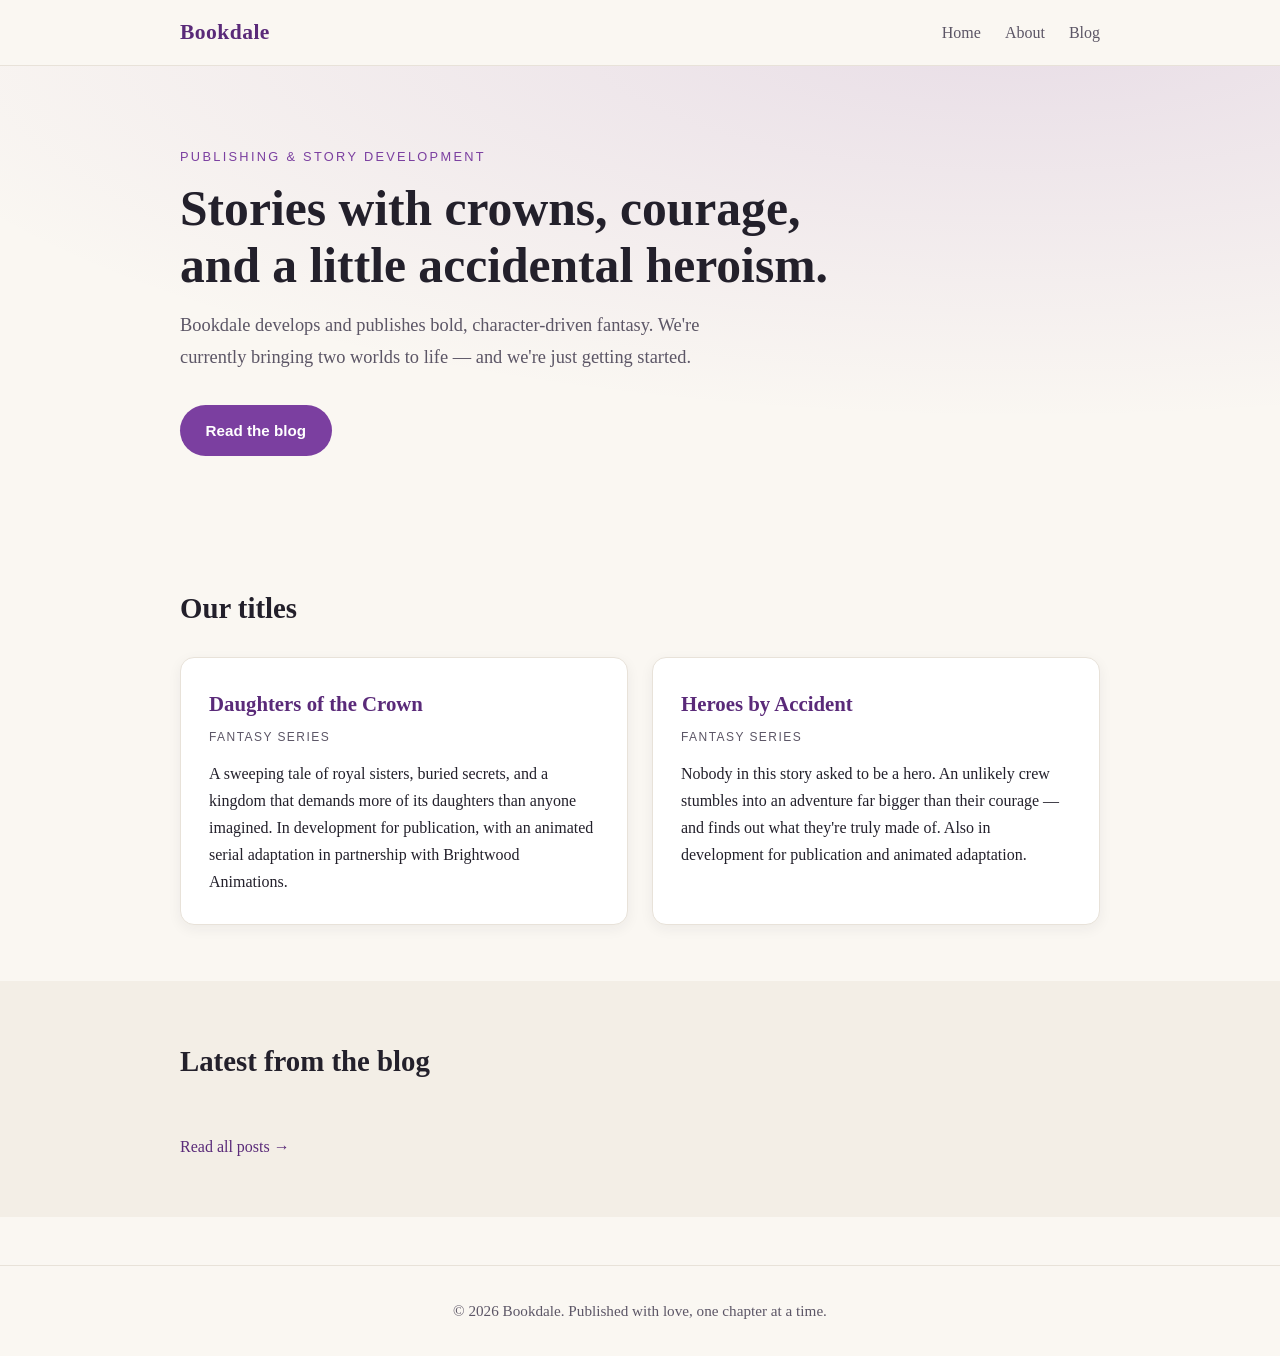
<file: index.html>
<!DOCTYPE html>
<html lang="en">
<head>
<meta charset="UTF-8" />
<meta name="viewport" content="width=device-width, initial-scale=1.0" />
<title>Bookdale — Publishing &amp; Story Development</title>
<meta name="description" content="Bookdale is a publishing and story development home for bold, character-driven fantasy. Home of Daughters of the Crown and Heroes by Accident." />
<style>
* { margin: 0; padding: 0; box-sizing: border-box; }
:root {
  --ink: #23202b; --ink-soft: #5c5666;
  --crown: #7b3fa0; --crown-deep: #5a2a79;
  --parchment: #faf7f2; --card: #ffffff; --line: #e8e2d9;
}
html { scroll-behavior: smooth; }
body { font-family: Georgia, "Times New Roman", serif; color: var(--ink); background: var(--parchment); line-height: 1.7; }
.container { max-width: 960px; margin: 0 auto; padding: 0 1.25rem; }
.site-header { position: sticky; top: 0; z-index: 10; background: rgba(250,247,242,0.95); border-bottom: 1px solid var(--line); backdrop-filter: blur(6px); }
.nav { display: flex; align-items: center; justify-content: space-between; padding-top: 0.9rem; padding-bottom: 0.9rem; }
.brand { font-weight: bold; font-size: 1.35rem; color: var(--crown-deep); text-decoration: none; letter-spacing: 0.02em; cursor: pointer; }
.nav-links { list-style: none; display: flex; gap: 1.5rem; }
.nav-links a { text-decoration: none; color: var(--ink-soft); font-size: 1rem; cursor: pointer; }
.nav-links a:hover, .nav-links a.active { color: var(--crown-deep); }
.hero { padding: 5rem 0 4.5rem; background: radial-gradient(1200px 400px at 80% -10%, rgba(123,63,160,0.14), transparent), var(--parchment); }
.kicker { text-transform: uppercase; letter-spacing: 0.18em; font-size: 0.8rem; color: var(--crown); font-family: Arial, Helvetica, sans-serif; margin-bottom: 0.75rem; }
.hero h1 { font-size: clamp(2rem, 5vw, 3.1rem); line-height: 1.15; margin-bottom: 1rem; }
.lede { font-size: 1.15rem; color: var(--ink-soft); max-width: 34rem; margin-bottom: 2rem; }
.btn { display: inline-block; padding: 0.8rem 1.6rem; border-radius: 999px; background: var(--crown); color: #fff; text-decoration: none; font-family: Arial, Helvetica, sans-serif; font-weight: bold; border: none; cursor: pointer; font-size: 0.95rem; }
.btn:hover { background: var(--crown-deep); }
.section { padding: 3.5rem 0; }
.section-alt { background: #f3eee6; }
.section h2 { font-size: 1.8rem; margin-bottom: 1.5rem; }
.page-title { padding: 3rem 0 0; }
.page-title h1 { font-size: clamp(1.9rem, 4.5vw, 2.6rem); }
.cards { display: grid; grid-template-columns: repeat(auto-fit, minmax(260px, 1fr)); gap: 1.5rem; }
.card { background: var(--card); border: 1px solid var(--line); border-radius: 14px; padding: 1.75rem; box-shadow: 0 4px 14px rgba(35,32,43,0.06); }
.card h3 { font-size: 1.3rem; margin-bottom: 0.35rem; color: var(--crown-deep); }
.tag { font-family: Arial, Helvetica, sans-serif; font-size: 0.75rem; text-transform: uppercase; letter-spacing: 0.12em; color: var(--ink-soft); margin-bottom: 0.75rem; }
.story-link { color: inherit; text-decoration: none; cursor: pointer; }
.story-link:hover { color: var(--crown-deep); text-decoration: underline; }
.chip-row { display: flex; flex-wrap: wrap; gap: 0.6rem; margin-bottom: 2rem; }
.chip { font-family: Arial, Helvetica, sans-serif; font-size: 0.85rem; padding: 0.45rem 1.1rem; border-radius: 999px; cursor: pointer; border: 1px solid var(--line); background: var(--card); color: var(--ink-soft); transition: all 0.15s; }
.chip:hover { border-color: var(--crown); color: var(--crown-deep); }
.chip-active { background: var(--crown); border-color: var(--crown); color: #fff; }
.muted { color: var(--ink-soft); font-style: italic; }
.content { max-width: 44rem; }
.content h2 { font-size: 1.4rem; margin: 2rem 0 0.75rem; }
.content p + p { margin-top: 1rem; }
.post h1 { font-size: 2.1rem; margin-bottom: 1rem; }
.post .post-date { margin-bottom: 1.5rem; }
.post-date { display: block; font-family: Arial, Helvetica, sans-serif; font-size: 0.8rem; color: var(--ink-soft); margin-top: 0.2rem; }
.text-link { color: var(--crown-deep); text-decoration: none; cursor: pointer; }
.text-link:hover { text-decoration: underline; }
.site-footer { padding: 2rem 0; border-top: 1px solid var(--line); color: var(--ink-soft); font-size: 0.95rem; text-align: center; margin-top: 3rem; }
@media (max-width: 600px) { .nav { flex-direction: column; gap: 0.6rem; } .hero { padding: 3.5rem 0 3rem; } }
</style>
</head>
<body>
<header class="site-header">
  <nav class="nav container">
    <a class="brand" data-nav="home">Bookdale</a>
    <ul class="nav-links">
      <li><a data-nav="home">Home</a></li>
      <li><a data-nav="about">About</a></li>
      <li><a data-nav="blog">Blog</a></li>
    </ul>
  </nav>
</header>

<div id="view"></div>

<footer class="site-footer">
  <div class="container">
    <p>© 2026 Bookdale. Published with love, one chapter at a time.</p>
  </div>
</footer>

<script>
(function () {
  'use strict';
  var API = 'https://superagent-c65ff55e.base44.app/functions/getStories';
  var view = document.getElementById('view');
  var cache = null, cacheTime = 0;

  function esc(t) {
    return String(t || '').replace(/[&<>"']/g, function (c) {
      return { '&': '&amp;', '<': '&lt;', '>': '&gt;', '"': '&quot;', "'": '&#39;' }[c];
    });
  }
  function fmtDate(d) {
    if (!d) return '';
    try {
      return new Date(d + 'T00:00:00').toLocaleDateString(undefined, { year: 'numeric', month: 'long', day: 'numeric' });
    } catch (e) { return d; }
  }

  function getStories(force) {
    var now = Date.now();
    if (cache && !force && now - cacheTime < 60000) return Promise.resolve(cache);
    return fetch(API, { cache: 'no-store' })
      .then(function (r) { if (!r.ok) throw new Error('HTTP ' + r.status); return r.json(); })
      .then(function (d) {
        cache = (d.stories || []).slice().sort(function (a, b) {
          return (b.date || '').localeCompare(a.date || '');
        });
        cacheTime = now;
        return cache;
      });
  }

  function home() {
    document.title = 'Bookdale — Publishing & Story Development';
    view.innerHTML =
      '<section class="hero"><div class="container">' +
      '<p class="kicker">Publishing &amp; Story Development</p>' +
      '<h1>Stories with crowns, courage,<br />and a little accidental heroism.</h1>' +
      '<p class="lede">Bookdale develops and publishes bold, character-driven fantasy. We\'re currently bringing two worlds to life — and we\'re just getting started.</p>' +
      '<a class="btn" data-nav="blog">Read the blog</a>' +
      '</div></section>' +
      '<section class="section"><div class="container">' +
      '<h2>Our titles</h2><div class="cards">' +
      '<article class="card"><h3>Daughters of the Crown</h3><p class="tag">Fantasy series</p>' +
      '<p>A sweeping tale of royal sisters, buried secrets, and a kingdom that demands more of its daughters than anyone imagined. In development for publication, with an animated serial adaptation in partnership with Brightwood Animations.</p></article>' +
      '<article class="card"><h3>Heroes by Accident</h3><p class="tag">Fantasy series</p>' +
      '<p>Nobody in this story asked to be a hero. An unlikely crew stumbles into an adventure far bigger than their courage — and finds out what they\'re truly made of. Also in development for publication and animated adaptation.</p></article>' +
      '</div></div></section>' +
      '<section class="section section-alt"><div class="container">' +
      '<h2>Latest from the blog</h2><div id="latest" class="cards"></div>' +
      '<p style="margin-top:1.5rem;"><a class="text-link" data-nav="blog">Read all posts →</a></p>' +
      '</div></section>';
    getStories().then(function (stories) {
      var el = document.getElementById('latest');
      el.innerHTML = '';
      stories.slice(0, 3).forEach(function (s) {
        el.innerHTML += '<article class="card"><p class="tag">' + esc(s.category) + '</p>' +
          '<h3><a class="story-link" data-story="' + esc(s.slug) + '">' + esc(s.title) + '</a></h3>' +
          '<p class="post-date">' + esc(fmtDate(s.date)) + '</p></article>';
      });
    }).catch(function () {});
  }

  function about() {
    document.title = 'About — Bookdale';
    view.innerHTML =
      '<section class="page-title"><div class="container"><h1>About Bookdale</h1></div></section>' +
      '<main class="section"><div class="container content">' +
      '<p>Bookdale is a publishing and story development house. We find stories with big hearts and bigger worlds, and we help them grow from first draft to finished book — and beyond.</p>' +
      '<p>Right now our shelves are home to two fantasy titles in development: <em>Daughters of the Crown</em> and <em>Heroes by Accident</em>. Both are being developed for publication and for animated serial adaptations in partnership with our friends at Brightwood Animations.</p>' +
      '<h2>What we believe</h2>' +
      '<p>Great fantasy isn\'t about the size of the dragon — it\'s about the people riding toward it. We champion character-driven storytelling, patient world-building, and authors who write the stories only they can tell.</p>' +
      '<h2>Work with us</h2>' +
      '<p>Interested in submitting a story, partnering with us, or just saying hello? Reach us at <a class="text-link" href="mailto:bookdalestories@gmail.com">bookdalestories@gmail.com</a>.</p>' +
      '</div></main>';
  }

  var activeCat = 'all';

  function blog() {
    document.title = 'Blog — Bookdale';
    view.innerHTML =
      '<section class="page-title"><div class="container"><h1>The Bookdale Blog</h1></div></section>' +
      '<main class="section"><div class="container">' +
      '<div id="chips" class="chip-row"></div>' +
      '<div id="stories" class="cards"></div>' +
      '<p id="msg" class="muted"></p>' +
      '</div></main>';
    getStories().then(function (stories) {
      var chips = document.getElementById('chips');
      var cats = [];
      stories.forEach(function (s) {
        if (s.category && cats.indexOf(s.category) === -1) cats.push(s.category);
      });
      chips.innerHTML = '';
      var mk = function (cat) {
        var b = document.createElement('button');
        b.className = 'chip' + (cat === activeCat ? ' chip-active' : '');
        b.textContent = cat === 'all' ? 'All posts' : cat;
        b.addEventListener('click', function () { activeCat = cat; blog(); });
        chips.appendChild(b);
      };
      mk('all');
      cats.forEach(mk);
      var list = activeCat === 'all' ? stories : stories.filter(function (s) { return s.category === activeCat; });
      var el = document.getElementById('stories');
      el.innerHTML = '';
      list.forEach(function (s) {
        el.innerHTML += '<article class="card"><p class="tag">' + esc(s.category) + '</p>' +
          '<h3><a class="story-link" data-story="' + esc(s.slug) + '">' + esc(s.title) + '</a></h3>' +
          '<p class="post-date">' + esc(fmtDate(s.date)) + '</p><p>' + esc(s.excerpt || '') + '</p></article>';
      });
      document.getElementById('msg').textContent = list.length ? '' : 'No stories published yet. Check back soon!';
    }).catch(function () {
      document.getElementById('msg').textContent = 'Couldn\'t load stories. Refresh the page in a moment.';
    });
  }

  function story(slug) {
    view.innerHTML = '<main class="section"><div class="container content post"><p class="muted">Loading story…</p></div></main>';
    getStories().then(function (stories) {
      var s = null;
      for (var i = 0; i < stories.length; i++) if (stories[i].slug === slug) { s = stories[i]; break; }
      if (!s) {
        view.innerHTML = '<main class="section"><div class="container content"><h1>Story not found</h1></div></main>';
        return;
      }
      document.title = s.title + ' — Bookdale';
      view.innerHTML =
        '<main class="section"><div class="container content post">' +
        '<p class="post-date">' + esc(s.category || '') + (s.date ? ' · ' + esc(fmtDate(s.date)) : '') + '</p>' +
        '<h1>' + esc(s.title) + '</h1>' +
        '<div>' + (s.body || '') + '</div>' +
        '<p style="margin-top:2rem;"><a class="text-link" data-nav="blog">← Back to the blog</a></p>' +
        '</div></main>';
    }).catch(function () {
      view.innerHTML = '<main class="section"><div class="container content"><h1>Story not found</h1></div></main>';
    });
  }

  function route() {
    var h = (location.hash || '#home').replace(/^#/, '');
    if (h.indexOf('story/') === 0) { story(h.slice(6)); return; }
    if (h === 'about') { about(); return; }
    if (h === 'blog') { blog(); return; }
    home();
  }
  window.addEventListener('hashchange', route);

  document.addEventListener('click', function (e) {
    var t = e.target.closest ? e.target.closest('[data-nav],[data-story]') : null;
    if (!t) return;
    if (t.hasAttribute('data-nav')) {
      location.hash = '#' + t.getAttribute('data-nav');
    } else {
      location.hash = '#story/' + t.getAttribute('data-story');
    }
    window.scrollTo(0, 0);
  });

  route();
})();
</script>
</body>
</html>
</file>
